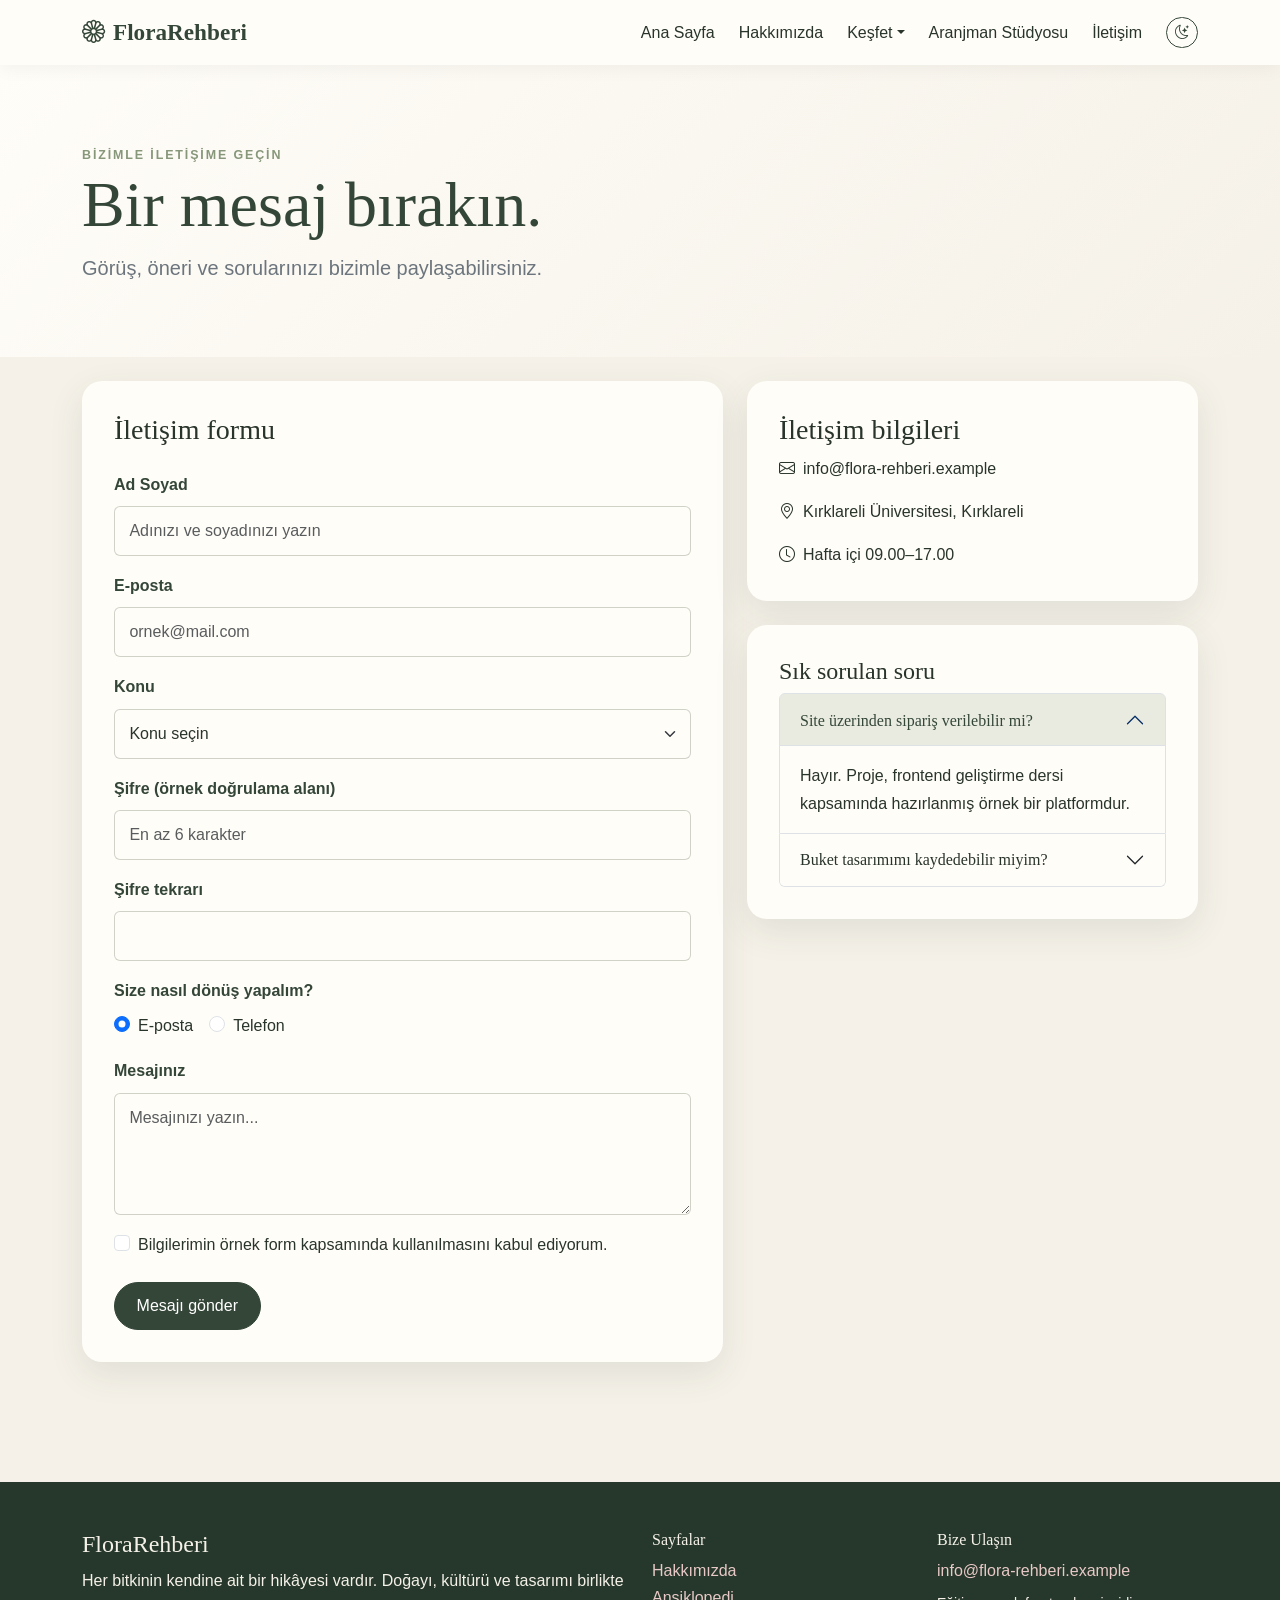
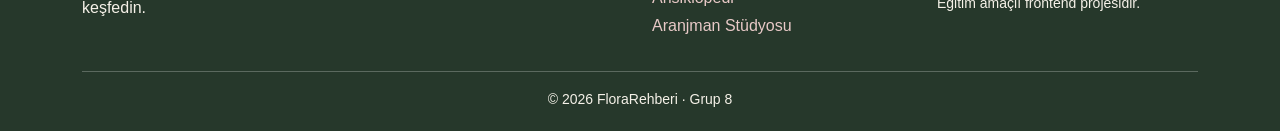
<file: FloraRehberi/iletisim.html>
<!doctype html>
<html lang="tr">
<head>
  <meta charset="utf-8">
  <meta name="viewport" content="width=device-width, initial-scale=1">
  <meta name="description" content="FloraRehberi bitki ansiklopedisi ve aranjman stüdyosu">
  <title>İletişim | FloraRehberi</title>
  <link href="https://cdn.jsdelivr.net/npm/bootstrap@5.3.3/dist/css/bootstrap.min.css" rel="stylesheet">
  <link rel="stylesheet" href="https://cdn.jsdelivr.net/npm/bootstrap-icons@1.11.3/font/bootstrap-icons.min.css">
  <link rel="stylesheet" href="css/style.css">
</head>
<body>

<nav class="navbar navbar-expand-lg sticky-top">
  <div class="container">
    <a class="navbar-brand fw-bold" href="index.html"><i class="bi bi-flower1 me-2"></i>FloraRehberi</a>
    <button class="navbar-toggler" type="button" data-bs-toggle="collapse" data-bs-target="#mainNavbar" aria-controls="mainNavbar" aria-expanded="false" aria-label="Menüyü aç">
      <span class="navbar-toggler-icon"></span>
    </button>
    <div class="collapse navbar-collapse" id="mainNavbar">
      <ul class="navbar-nav ms-auto align-items-lg-center gap-lg-2">
        <li class="nav-item"><a class="nav-link" href="index.html">Ana Sayfa</a></li>
        <li class="nav-item"><a class="nav-link" href="hakkimizda.html">Hakkımızda</a></li>
        <li class="nav-item dropdown">
          <a class="nav-link dropdown-toggle" href="#" role="button" data-bs-toggle="dropdown" aria-expanded="false">Keşfet</a>
          <ul class="dropdown-menu">
            <li><a class="dropdown-item" href="ansiklopedi.html#cicekler">Çiçekler</a></li>
            <li><a class="dropdown-item" href="ansiklopedi.html#agaclar">Ağaçlar</a></li>
            <li><a class="dropdown-item" href="ansiklopedi.html">Bitki Ansiklopedisi</a></li>
          </ul>
        </li>
        <li class="nav-item"><a class="nav-link" href="aranjman.html">Aranjman Stüdyosu</a></li>
        <li class="nav-item"><a class="nav-link" href="iletisim.html">İletişim</a></li>
        <li class="nav-item ms-lg-2"><button class="btn btn-outline-flora btn-sm theme-toggle" id="themeToggle" type="button" aria-label="Temayı değiştir"><i class="bi bi-moon-stars"></i></button></li>
      </ul>
    </div>
  </div>
</nav>


<header class="page-hero"><div class="container"><div class="section-kicker">Bizimle iletişime geçin</div><h1>Bir mesaj bırakın.</h1><p class="lead text-secondary">Görüş, öneri ve sorularınızı bizimle paylaşabilirsiniz.</p></div></header>
<main class="section-space pt-4"><div class="container"><div class="row g-4">
 <div class="col-lg-7"><div class="soft-panel"><h2 class="h3 mb-4">İletişim formu</h2><div id="formAlert" class="alert d-none" role="alert"></div>
  <form id="contactForm" novalidate>
   <div class="mb-3"><label class="form-label" for="fullName">Ad Soyad</label><input class="form-control" type="text" id="fullName" placeholder="Adınızı ve soyadınızı yazın" required><div class="invalid-feedback">Lütfen adınızı ve soyadınızı girin.</div></div>
   <div class="mb-3"><label class="form-label" for="email">E-posta</label><input class="form-control" type="email" id="email" placeholder="ornek@mail.com" required><div class="invalid-feedback">Geçerli bir e-posta adresi girin.</div></div>
   <div class="mb-3"><label class="form-label" for="topic">Konu</label><select class="form-select" id="topic" required><option value="">Konu seçin</option><option>Bitki bilgisi</option><option>Aranjman önerisi</option><option>Proje hakkında</option><option>Diğer</option></select><div class="invalid-feedback">Lütfen bir konu seçin.</div></div>
   <div class="mb-3"><label class="form-label" for="password">Şifre (örnek doğrulama alanı)</label><input class="form-control" type="password" id="password" minlength="6" placeholder="En az 6 karakter" required><div class="invalid-feedback">Şifre en az 6 karakter olmalıdır.</div></div>
   <div class="mb-3"><label class="form-label" for="passwordAgain">Şifre tekrarı</label><input class="form-control" type="password" id="passwordAgain" required><div class="invalid-feedback">Şifreler aynı olmalıdır.</div></div>
   <div class="mb-3"><span class="form-label d-block">Size nasıl dönüş yapalım?</span><div class="form-check form-check-inline"><input class="form-check-input" type="radio" name="reply" id="replyEmail" value="E-posta" checked><label class="form-check-label" for="replyEmail">E-posta</label></div><div class="form-check form-check-inline"><input class="form-check-input" type="radio" name="reply" id="replyPhone" value="Telefon"><label class="form-check-label" for="replyPhone">Telefon</label></div></div>
   <div class="mb-3"><label class="form-label" for="message">Mesajınız</label><textarea class="form-control" id="message" rows="4" placeholder="Mesajınızı yazın..." required></textarea><div class="invalid-feedback">Lütfen mesajınızı yazın.</div></div>
   <div class="form-check mb-4"><input class="form-check-input" type="checkbox" id="consent" required><label class="form-check-label" for="consent">Bilgilerimin örnek form kapsamında kullanılmasını kabul ediyorum.</label><div class="invalid-feedback">Devam etmek için onay vermelisiniz.</div></div>
   <button class="btn btn-flora" type="submit">Mesajı gönder</button>
  </form>
 </div></div>
 <aside class="col-lg-5"><div class="soft-panel mb-4"><h2 class="h3">İletişim bilgileri</h2><p><i class="bi bi-envelope me-2"></i>info@flora-rehberi.example</p><p><i class="bi bi-geo-alt me-2"></i>Kırklareli Üniversitesi, Kırklareli</p><p class="mb-0"><i class="bi bi-clock me-2"></i>Hafta içi 09.00–17.00</p></div><div class="soft-panel"><h2 class="h4">Sık sorulan soru</h2><div class="accordion" id="contactAccordion"><div class="accordion-item"><h3 class="accordion-header"><button class="accordion-button" type="button" data-bs-toggle="collapse" data-bs-target="#answerOne">Site üzerinden sipariş verilebilir mi?</button></h3><div id="answerOne" class="accordion-collapse collapse show" data-bs-parent="#contactAccordion"><div class="accordion-body">Hayır. Proje, frontend geliştirme dersi kapsamında hazırlanmış örnek bir platformdur.</div></div></div><div class="accordion-item"><h3 class="accordion-header"><button class="accordion-button collapsed" type="button" data-bs-toggle="collapse" data-bs-target="#answerTwo">Buket tasarımımı kaydedebilir miyim?</button></h3><div id="answerTwo" class="accordion-collapse collapse" data-bs-parent="#contactAccordion"><div class="accordion-body">Bu sürümde tasarım yalnızca sayfa üzerinde ön izleme olarak gösterilir.</div></div></div></div></div></aside>
</div></div></main>


<footer class="site-footer">
  <div class="container">
    <div class="row g-4">
      <div class="col-md-6"><h3 class="h4">FloraRehberi</h3><p class="mb-0">Her bitkinin kendine ait bir hikâyesi vardır. Doğayı, kültürü ve tasarımı birlikte keşfedin.</p></div>
      <div class="col-md-3"><h3 class="h6">Sayfalar</h3><ul class="list-unstyled"><li><a href="hakkimizda.html">Hakkımızda</a></li><li><a href="ansiklopedi.html">Ansiklopedi</a></li><li><a href="aranjman.html">Aranjman Stüdyosu</a></li></ul></div>
      <div class="col-md-3"><h3 class="h6">Bize Ulaşın</h3><a href="mailto:info@flora-rehberi.example">info@flora-rehberi.example</a><p class="small mt-2">Eğitim amaçlı frontend projesidir.</p></div>
    </div>
    <hr class="border-light opacity-25">
    <p class="small text-center mb-0">© 2026 FloraRehberi · Grup 8</p>
  </div>
</footer>
<button id="backToTop" class="btn btn-flora" aria-label="Sayfanın başına dön"><i class="bi bi-arrow-up"></i></button>
<div class="toast-container position-fixed bottom-0 end-0 p-3">
  <div id="floraToast" class="toast" role="status" aria-live="polite" aria-atomic="true">
    <div class="toast-header"><i class="bi bi-flower1 me-2"></i><strong class="me-auto">FloraRehberi</strong><button type="button" class="btn-close" data-bs-dismiss="toast" aria-label="Kapat"></button></div>
    <div class="toast-body" id="toastMessage">İşleminiz tamamlandı.</div>
  </div>
</div>

<script src="https://code.jquery.com/jquery-3.7.1.min.js"></script>
<script src="https://cdn.jsdelivr.net/npm/bootstrap@5.3.3/dist/js/bootstrap.bundle.min.js"></script>
<script src="js/main.js"></script>
<script src="js/iletisim.js"></script>
</body>
</html>
</file>
<file: FloraRehberi/css/style.css>
:root {
  --cream: #f5f1e8;
  --paper: #fffdf8;
  --sage: #87977a;
  --deep: #344638;
  --rose: #e8c9c7;
  --brown: #786653;
  --ink: #29342b;
  --muted: #70786d;
  --shadow: 0 12px 35px rgba(52, 70, 56, .10);
}
[data-theme="dark"] {
  --cream: #202820;
  --paper: #2b352c;
  --sage: #a7b69a;
  --deep: #dce8d5;
  --rose: #72565a;
  --brown: #d5c2a9;
  --ink: #f1f0e9;
  --muted: #c0c8bb;
  --shadow: 0 12px 35px rgba(0, 0, 0, .22);
}
* { box-sizing: border-box; }
html { scroll-behavior: smooth; }
body {
  background: var(--cream); color: var(--ink);
  font-family: "Segoe UI", Arial, sans-serif;
  line-height: 1.7; transition: background .25s, color .25s;
}
h1,h2,h3,h4,.brand-name { font-family: Georgia, "Times New Roman", serif; }
a { color: var(--deep); }
.navbar { background: var(--paper); box-shadow: 0 3px 18px rgba(0,0,0,.05); }
.navbar-brand { color: var(--deep) !important; font-family: Georgia,serif; font-size: 1.45rem; }
.nav-link { color: var(--ink) !important; font-weight: 500; }
.nav-link:hover, .nav-link.active { color: var(--sage) !important; }
.dropdown-menu { background: var(--paper); border: 1px solid rgba(100,120,90,.18); }
.dropdown-item { color: var(--ink); }
.dropdown-item:hover { background: var(--cream); color: var(--deep); }
.btn-flora { background: var(--deep); color: #fff; border: 1px solid var(--deep); border-radius: 30px; padding: .7rem 1.35rem; }
.btn-flora:hover { background: var(--sage); border-color: var(--sage); color: #fff; }
.btn-outline-flora { color: var(--deep); border: 1px solid var(--deep); border-radius: 30px; }
.btn-outline-flora:hover { background: var(--deep); color: #fff; }
[data-theme="dark"] .btn-outline-flora { color: var(--deep); border-color: var(--deep); }
.hero {
  min-height: 520px; display: flex; align-items: center; color: white;
  background: linear-gradient(90deg, rgba(26,43,30,.78), rgba(26,43,30,.12)),
  url("https://images.unsplash.com/photo-1490750967868-88aa4486c946?auto=format&fit=crop&w=1800&q=85") center/cover;
}
.hero h1 { font-size: clamp(2.7rem, 6vw, 5rem); line-height: 1.08; max-width: 720px; }
.hero p { max-width: 570px; font-size: 1.1rem; }
.page-hero { padding: 5rem 0 3.5rem; background: linear-gradient(135deg, var(--paper), var(--cream)); }
.page-hero h1 { color: var(--deep); font-size: clamp(2.4rem, 5vw, 4rem); }
.section-space { padding: 4.5rem 0; }
.section-kicker { color: var(--sage); text-transform: uppercase; letter-spacing: .15em; font-size: .78rem; font-weight: 700; }
.section-title { color: var(--deep); font-size: clamp(2rem, 4vw, 3rem); }
.flora-card { height: 100%; border: 0; border-radius: 18px; overflow: hidden; background: var(--paper); box-shadow: var(--shadow); transition: transform .25s, box-shadow .25s; }
.flora-card:hover { transform: translateY(-6px); box-shadow: 0 18px 40px rgba(52,70,56,.16); }
.flora-card img { height: 230px; width: 100%; object-fit: cover; }
.flora-card .card-body { padding: 1.35rem; }
.flora-card .card-title { color: var(--deep); font-family: Georgia,serif; }
.soft-panel { background: var(--paper); border-radius: 20px; padding: 2rem; box-shadow: var(--shadow); }
.info-chip { display: inline-block; padding: .35rem .8rem; border-radius: 30px; background: rgba(135,151,122,.18); color: var(--deep); font-size: .85rem; }
.img-cover { width: 100%; height: 100%; min-height: 300px; object-fit: cover; border-radius: 18px; }
.form-control, .form-select { background-color: var(--paper); color: var(--ink); border-color: rgba(120,130,110,.35); padding: .75rem .9rem; }
.form-control:focus, .form-select:focus { border-color: var(--sage); box-shadow: 0 0 0 .2rem rgba(135,151,122,.2); background: var(--paper); color: var(--ink); }
.form-label { font-weight: 600; color: var(--deep); }
.accordion-item, .accordion-button { background: var(--paper); color: var(--ink); }
.accordion-button:not(.collapsed) { background: rgba(135,151,122,.18); color: var(--deep); }
.nav-tabs .nav-link { color: var(--ink) !important; }
.nav-tabs .nav-link.active { background: var(--paper); color: var(--deep) !important; }
.table { --bs-table-bg: var(--paper); --bs-table-color: var(--ink); }
.site-footer { background: #26382b; color: #f5f1e8; padding: 3rem 0 1.2rem; margin-top: 3rem; }
.site-footer a { color: #e8c9c7; text-decoration: none; }
.site-footer a:hover { text-decoration: underline; }
.theme-toggle { border-radius: 50px; }
.filter-btn.active { background: var(--deep); color: white; }
.plant-card[hidden] { display: none !important; }
.bouquet-preview { min-height: 150px; border: 2px dashed var(--sage); border-radius: 16px; padding: 1.2rem; background: var(--paper); }
.bouquet-flower { display: inline-block; margin: .25rem; padding: .45rem .75rem; background: rgba(232,201,199,.45); border-radius: 30px; }
#backToTop { position: fixed; right: 20px; bottom: 20px; z-index: 10; display: none; }
@media (max-width: 767px) {
  .hero { min-height: 470px; background-position: 60% center; }
  .section-space { padding: 3rem 0; }
  .page-hero { padding: 3.5rem 0 2.5rem; }
  .flora-card img { height: 210px; }
}

/* Aranjman stüdyosu: seçimlere göre değişen buket ön izlemesi */
.bouquet-artwork { min-height: 245px; border-radius: 20px; padding: 1rem; display: flex; align-items: center; justify-content: center; overflow: hidden; background: radial-gradient(circle at 50% 35%, #fff 0, #f7eee8 72%); border: 1px solid var(--sage); }
.bouquet-placeholder { display: flex; flex-direction: column; align-items: center; gap: .8rem; color: var(--deep); font-size: 2.5rem; text-align: center; }
.bouquet-placeholder span { font-size: .95rem; }
.art-bouquet { width: 100%; min-height: 210px; display: flex; align-content: center; justify-content: center; align-items: center; flex-wrap: wrap; gap: .15rem .55rem; position: relative; padding: 1rem 1rem 2.5rem; }
.art-flower { display: flex; flex-direction: column; align-items: center; justify-content: center; font-size: clamp(2.2rem, 6vw, 3.6rem); line-height: 1.1; filter: drop-shadow(0 3px 2px rgba(0,0,0,.12)); animation: flowerPop .35s ease both; }
.art-flower small { font-size: .68rem; color: #52634e; margin-top: .25rem; }
.art-wrap { position: absolute; bottom: .15rem; left: 50%; transform: translateX(-50%); font-size: 2rem; }
.bouquet-artwork.white-green { background: radial-gradient(circle, #fff 0, #e9f0e6 80%); }
.bouquet-artwork.pink-red { background: radial-gradient(circle, #fff 0, #f6dfe3 80%); }
.bouquet-artwork.colorful { background: radial-gradient(circle, #fff 0, #f7edcf 80%); }
.bouquet-artwork.style-classic .art-flower { transform: scale(1.08); }
.bouquet-artwork.style-modern .art-bouquet { gap: .8rem; }
@keyframes flowerPop { from { opacity: 0; transform: scale(.65); } to { opacity: 1; transform: scale(1); } }


/* Fotoğraflı çiçek seçim kartları */
.flower-card {
  display: flex;
  flex-direction: column;
  position: relative;
  height: 100%;
  padding: .45rem;
  border: 2px solid transparent;
  border-radius: 15px;
  background: var(--paper);
  box-shadow: 0 3px 12px rgba(38, 56, 43, .08);
  cursor: pointer;
  transition: .2s ease;
}
.flower-card:hover { transform: translateY(-3px); box-shadow: 0 7px 18px rgba(38, 56, 43, .14); }
.flower-card.selected { border-color: var(--deep); background: rgba(135, 151, 122, .14); }
.flower-card .form-check-input {
  position: absolute;
  z-index: 2;
  top: .8rem;
  left: .8rem;
  width: 1.15rem;
  height: 1.15rem;
  margin: 0;
  background-color: white;
}
.flower-card img {
  width: 100%;
  height: 118px;
  object-fit: cover;
  border-radius: 11px;
}
.flower-card span { padding: .5rem .2rem .15rem; text-align: center; font-weight: 600; color: var(--deep); }

/* Fotoğraflardan oluşan buket ön izlemesi */
.bouquet-artwork { min-height: 315px; }
.art-bouquet {
  width: 100%;
  min-height: 285px;
  display: flex;
  flex-wrap: wrap;
  align-items: flex-start;
  justify-content: center;
  align-content: center;
  gap: 1rem .35rem;
  position: relative;
  padding: 1.2rem 1rem 3.4rem;
}
.art-flower {
  width: 29%;
  min-width: 75px;
  display: flex;
  flex-direction: column;
  align-items: center;
  position: relative;
  z-index: 1;
  animation: flowerPop .35s ease both;
}
.art-flower img {
  width: clamp(70px, 8vw, 105px);
  height: clamp(70px, 8vw, 105px);
  object-fit: cover;
  border-radius: 50%;
  border: 4px solid rgba(255,255,255,.9);
  box-shadow: 0 5px 15px rgba(38,56,43,.2);
}
.art-flower small {
  display: block;
  margin-top: .25rem;
  padding: .12rem .45rem;
  border-radius: 20px;
  background: rgba(255,255,255,.8);
  color: #334735;
  font-size: .68rem;
  font-weight: 600;
}
.art-wrap {
  position: absolute;
  bottom: .4rem;
  left: 50%;
  width: 105px;
  height: 75px;
  transform: translateX(-50%);
  border-left: 2px solid #82977a;
  border-right: 2px solid #82977a;
  border-bottom: 2px solid #82977a;
  border-radius: 0 0 45% 45%;
  background: linear-gradient(145deg, rgba(232,201,199,.72), rgba(255,255,255,.35));
  clip-path: polygon(0 0, 100% 0, 72% 100%, 28% 100%);
}
.bouquet-artwork.style-classic .art-flower img { border-radius: 42% 58% 50% 50%; }
.bouquet-artwork.style-modern .art-flower img { border-radius: 18px; }
.bouquet-artwork.style-modern .art-bouquet { gap: .75rem; }
.bouquet-artwork.white-green { background: radial-gradient(circle, #fff 0, #e9f0e6 80%); }
.bouquet-artwork.pink-red { background: radial-gradient(circle, #fff 0, #f6dfe3 80%); }
.bouquet-artwork.colorful { background: radial-gradient(circle, #fff 0, #f7edcf 80%); }
@media (max-width: 575px) {
  .flower-card img { height: 105px; }
  .bouquet-artwork { min-height: 290px; }
  .art-bouquet { min-height: 260px; }
}
</file>
